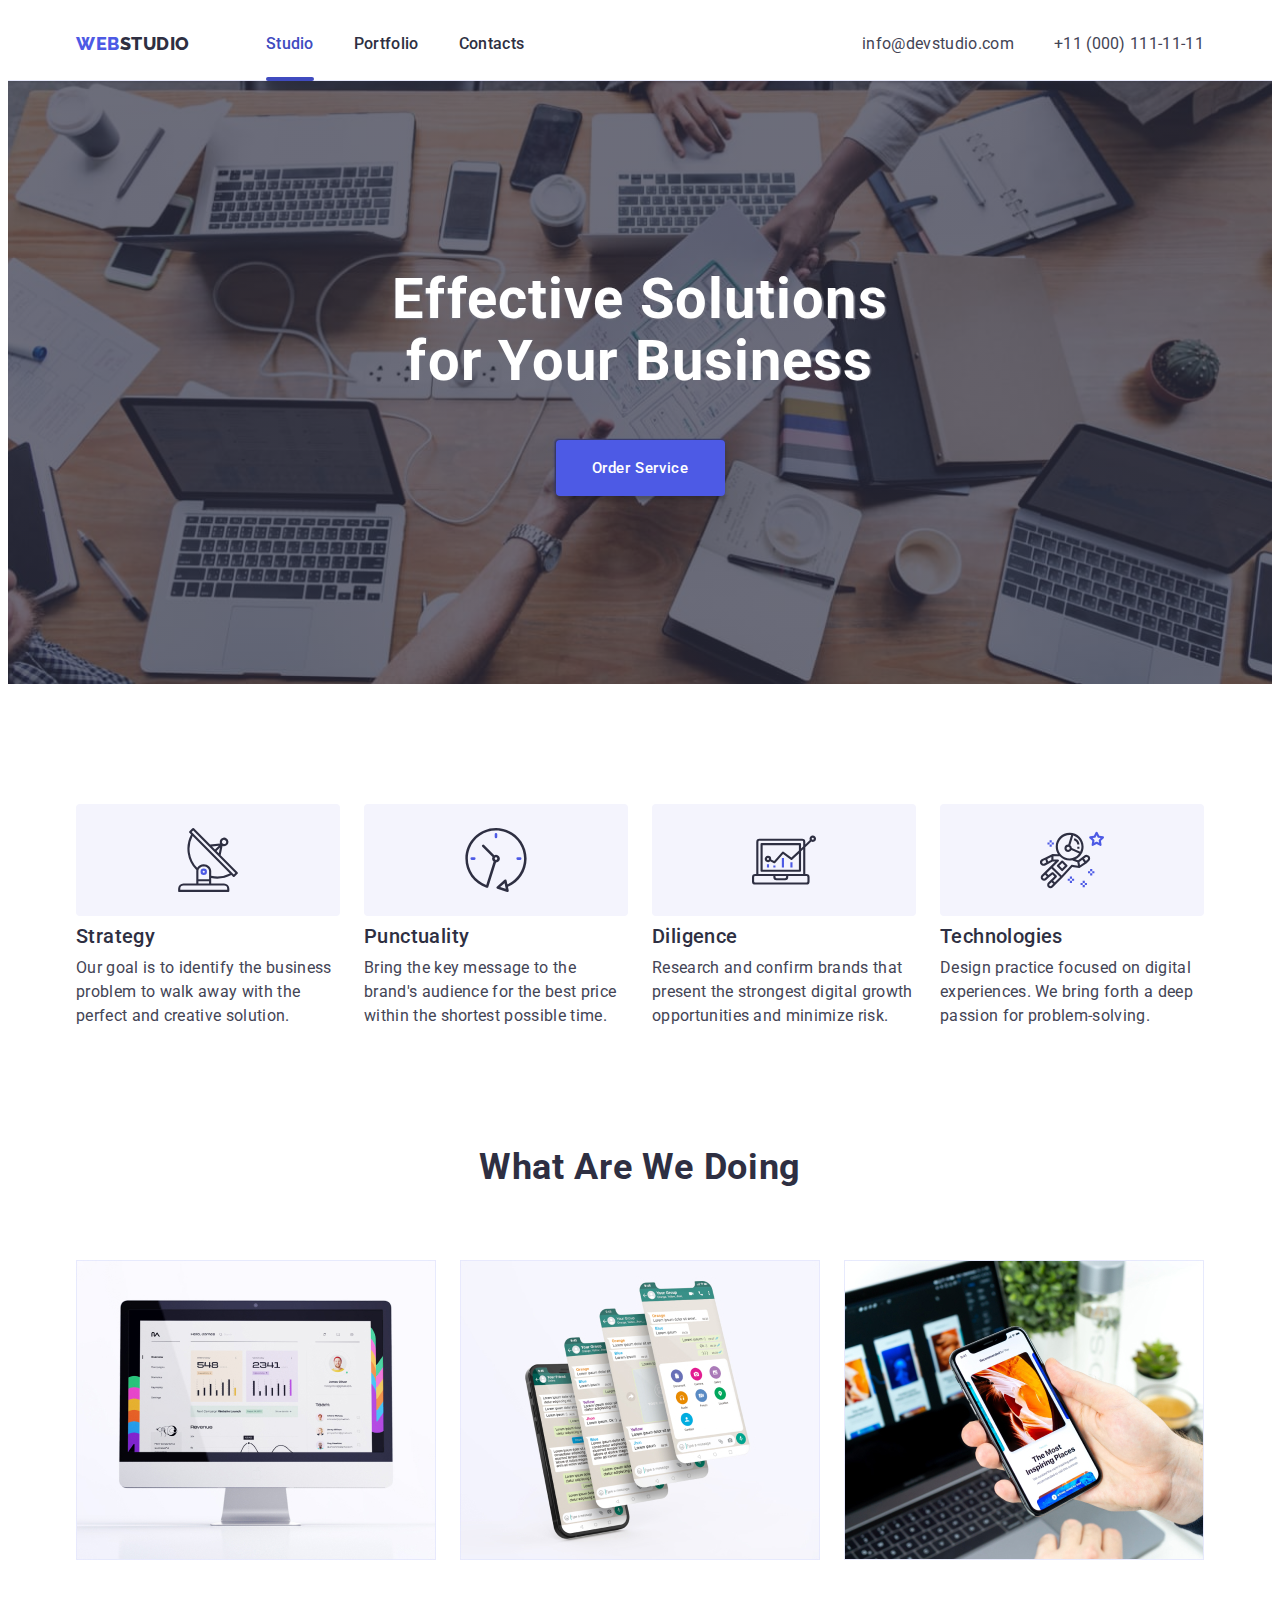
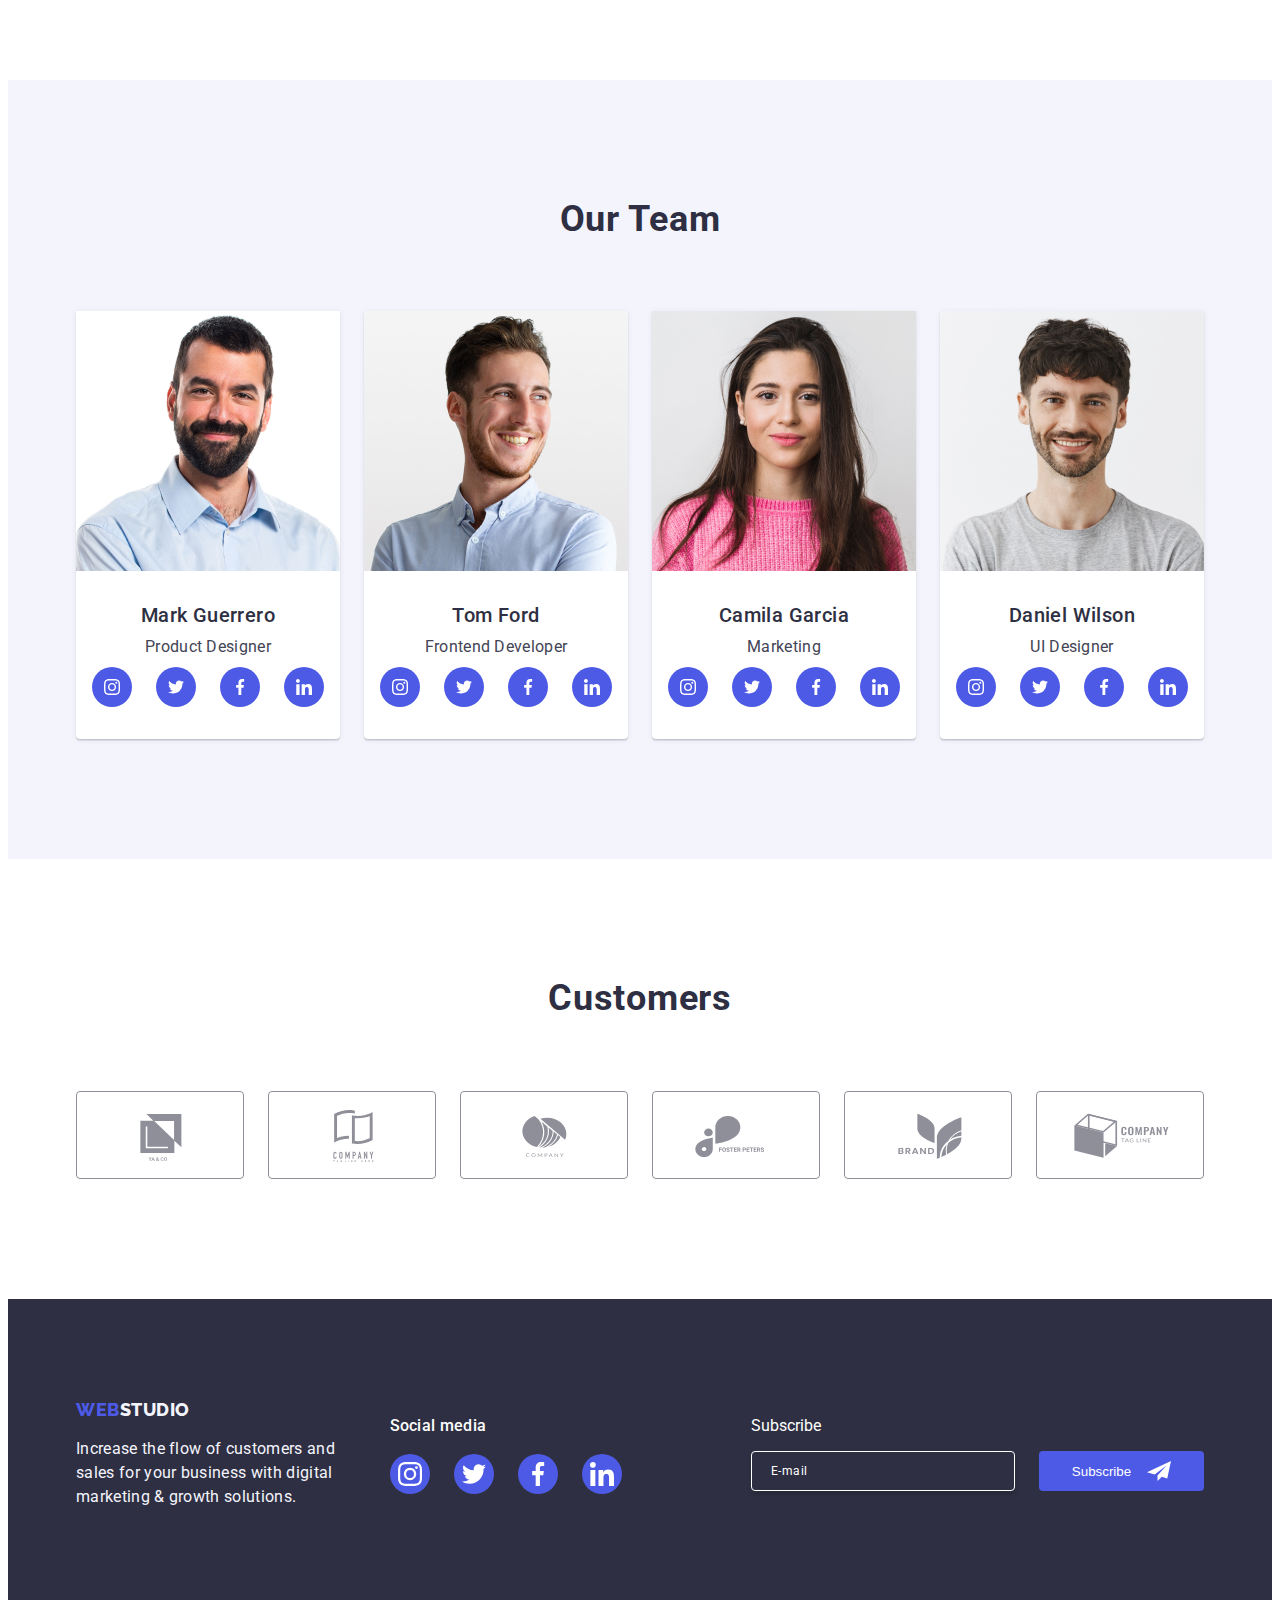
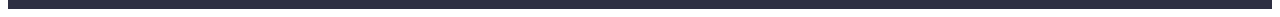
<file: index.html>
<!DOCTYPE html>
<html lang="en">
  <head>
    <meta charset="UTF-8" />
    <meta name="viewport" content="width=device-width, initial-scale=1.0" />
    <title>Document</title>
    <link rel="preconnect" href="https://fonts.googleapis.com" />
    <link rel="preconnect" href="https://fonts.gstatic.com" crossorigin />
    <link
      href="https://fonts.googleapis.com/css2?family=Raleway:wght@700&family=Roboto:wght@400;500;700&display=swap"
      rel="stylesheet"
    />
    <link
      rel="stylesheet"
      href="https://cdnjs.cloudflare.com/ajax/libs/modern-normalize/2.0.0/modern-normalize.min.css"
      integrity="sha512-4xo8blKMVCiXpTaLzQSLSw3KFOVPWhm/TRtuPVc4WG6kUgjH6J03IBuG7JZPkcWMxJ5huwaBpOpnwYElP/m6wg=="
      crossorigin="anonymous"
      referrerpolicy="no-referrer"
    />
    <link
      rel="stylesheet"
      href="https://cdnjs.cloudflare.com/ajax/libs/modern-normalize/2.0.0/modern-normalize.min.css"
      integrity="sha512-4xo8blKMVCiXpTaLzQSLSw3KFOVPWhm/TRtuPVc4WG6kUgjH6J03IBuG7JZPkcWMxJ5huwaBpOpnwYElP/m6wg=="
      crossorigin="anonymous"
      referrerpolicy="no-referrer"
    />
    <link rel="stylesheet" href="./css/style.css" />
  </head>
  <body>
    <header class="header">
      <div class="container header-container">
        <nav class="navigation">
          <a class="logo" href="./index.html"
            >Web<span class="logo-part">Studio</span></a
          >
          <ul class="nav-list">
            <li class="nav-item">
              <a class="nav-link current" href="./index.html">Studio</a>
            </li>
            <li class="nav-item">
              <a class="nav-link" href="./portfolio.html">Portfolio</a>
            </li>
            <li class="nav-item">
              <a class="nav-link" href="#">Contacts</a>
            </li>
          </ul>
        </nav>
        <address class="address">
          <ul class="address-list">
            <li>
              <a class="address-link" href="mailto:info@devstudio.com"
                >info@devstudio.com</a
              >
            </li>
            <li>
              <a class="address-link" href="tel:+110001111111"
                >+11 (000) 111-11-11</a
              >
            </li>
          </ul>
        </address>
      </div>
    </header>

    <main>
      <section class="first-main">
        <div class="container">
          <h1 class="title-main-page">Effective Solutions for Your Business</h1>
          <button class="order-btn" type="button" data-modal-open>
            Order Service
          </button>
        </div>
      </section>

      <section class="features">
        <div class="container container-features">
          <h2 class="visually-hidden">Features</h2>
          <ul class="features-list">
            <li class="features-item">
              <div class="features-icon-wrapper">
                <svg class="icon" width="64" height="64">
                  <use href="./images/icons.svg#icon-antenna"></use>
                </svg>
              </div>
              <h3 class="features-title">Strategy</h3>
              <p class="features-descr">
                Our goal is to identify the business <br />
                problem to walk away with the <br />
                perfect and creative solution.
              </p>
            </li>
            <li class="features-item">
              <div class="features-icon-wrapper">
                <svg class="icon" width="64" height="64">
                  <use href="./images/icons.svg#icon-clock"></use>
                </svg>
              </div>
              <h3 class="features-title">Punctuality</h3>
              <p class="features-descr">
                Bring the key message to the <br />
                brand's audience for the best price <br />
                within the shortest possible time.
              </p>
            </li>
            <li class="features-item">
              <div class="features-icon-wrapper">
                <svg class="icon" width="64" height="64">
                  <use href="./images/icons.svg#icon-diagram"></use>
                </svg>
              </div>
              <h3 class="features-title">Diligence</h3>
              <p class="features-descr">
                Research and confirm brands that <br />
                present the strongest digital growth <br />
                opportunities and minimize risk.
              </p>
            </li>
            <li class="features-item">
              <div class="features-icon-wrapper">
                <svg class="icon" width="64" height="64">
                  <use href="./images/icons.svg#icon-astronaut"></use>
                </svg>
              </div>
              <h3 class="features-title">Technologies</h3>
              <p class="features-descr">
                Design practice focused on digital <br />
                experiences. We bring forth a deep <br />
                passion for problem-solving.
              </p>
            </li>
          </ul>
        </div>
      </section>

      <section class="specifications">
        <div class="container container-specifications">
          <h2 class="specifications-title">What are we doing</h2>
          <ul class="specifications-list">
            <li class="specifications-item">
              <img
                src="./images/main/what_are_we_doing/monitor.jpg"
                alt="monitor"
                width="360"
                height="300"
              />
            </li>
            <li class="specifications-item">
              <img
                src="./images/main/what_are_we_doing/screen.jpg"
                alt="screen"
                width="360"
                height="300"
              />
            </li>
            <li class="specifications-item">
              <img
                src="./images/main/what_are_we_doing/smartphone.jpg"
                alt="smartphone"
                width="360"
                height="300"
              />
            </li>
          </ul>
        </div>
      </section>

      <section class="team">
        <div class="container container-team">
          <h2 class="team-title">Our Team</h2>
          <ul class="team-list">
            <li class="team-item">
              <img
                src="./images/main/team/mark.jpg"
                alt="Mark"
                width="264"
                height="260"
              />
              <div class="team-card">
                <h3 class="team-name">Mark Guerrero</h3>
                <p class="team-role">Product Designer</p>
              </div>
              <ul class="social-list">
                <li class="social-item">
                  <a
                    class="socials-link"
                    href="https://instagram.com"
                    target="_blank"
                    rel="noopener noreferrer"
                    aria-label="Link to instagram.com"
                  >
                    <svg class="social-icon" width="16" height="16">
                      <use href="./images/icons.svg#icon-instagram"></use>
                    </svg>
                  </a>
                </li>
                <li class="social-item">
                  <a
                    class="socials-link"
                    href="https://twitter.com"
                    target="_blank"
                    rel="noopener noreferrer"
                    aria-label="Link to tweeter.com"
                  >
                    <svg class="social-icon" width="16" height="16">
                      <use href="./images/icons.svg#icon-twitter"></use>
                    </svg>
                  </a>
                </li>
                <li class="social-item">
                  <a
                    class="socials-link"
                    href="https://facebook.com"
                    target="_blank"
                    rel="noopener noreferrer"
                    aria-label="Link to facebook.com"
                  >
                    <svg class="social-icon" width="16" height="16">
                      <use href="./images/icons.svg#icon-facebook"></use>
                    </svg>
                  </a>
                </li>
                <li class="social-item">
                  <a
                    class="socials-link"
                    href="https://linkedin.com"
                    target="_blank"
                    rel="noopener noreferrer"
                    aria-label="Link to linkedin.com"
                  >
                    <svg class="social-icon" width="16" height="16">
                      <use href="./images/icons.svg#icon-linkedin"></use>
                    </svg>
                  </a>
                </li>
              </ul>
            </li>
            <li class="team-item">
              <img
                src="./images/main/team/tom.jpg"
                alt="Tom"
                width="264"
                height="260"
              />
              <div class="team-card">
                <h3 class="team-name">Tom Ford</h3>
                <p class="team-role">Frontend Developer</p>
              </div>
              <ul class="social-list">
                <li class="social-item">
                  <a
                    class="socials-link"
                    href="https://instagram.com"
                    target="_blank"
                    rel="noopener noreferrer"
                    aria-label="Link to instagram.com"
                  >
                    <svg class="social-icon" width="16" height="16">
                      <use href="./images/icons.svg#icon-instagram"></use>
                    </svg>
                  </a>
                </li>
                <li class="social-item">
                  <a
                    class="socials-link"
                    href="https://twitter.com"
                    target="_blank"
                    rel="noopener noreferrer"
                    aria-label="Link to tweeter.com"
                  >
                    <svg class="social-icon" width="16" height="16">
                      <use href="./images/icons.svg#icon-twitter"></use>
                    </svg>
                  </a>
                </li>
                <li class="social-item">
                  <a
                    class="socials-link"
                    href="https://facebook.com"
                    target="_blank"
                    rel="noopener noreferrer"
                    aria-label="Link to facebook.com"
                  >
                    <svg class="social-icon" width="16" height="16">
                      <use href="./images/icons.svg#icon-facebook"></use>
                    </svg>
                  </a>
                </li>
                <li class="social-item">
                  <a
                    class="socials-link"
                    href="https://linkedin.com"
                    target="_blank"
                    rel="noopener noreferrer"
                    aria-label="Link to linkedin.com"
                  >
                    <svg class="social-icon" width="16" height="16">
                      <use href="./images/icons.svg#icon-linkedin"></use>
                    </svg>
                  </a>
                </li>
              </ul>
            </li>
            <li class="team-item">
              <img
                src="./images/main/team/camila.jpg"
                alt="Camila"
                width="264"
                height="260"
              />
              <div class="team-card">
                <h3 class="team-name">Camila Garcia</h3>
                <p class="team-role">Marketing</p>
              </div>
              <ul class="social-list">
                <li class="social-item">
                  <a
                    class="socials-link"
                    href="https://instagram.com"
                    target="_blank"
                    rel="noopener noreferrer"
                    aria-label="Link to instagram.com"
                  >
                    <svg class="social-icon" width="16" height="16">
                      <use href="./images/icons.svg#icon-instagram"></use>
                    </svg>
                  </a>
                </li>
                <li class="social-item">
                  <a
                    class="socials-link"
                    href="https://twitter.com"
                    target="_blank"
                    rel="noopener noreferrer"
                    aria-label="Link to tweeter.com"
                  >
                    <svg class="social-icon" width="16" height="16">
                      <use href="./images/icons.svg#icon-twitter"></use>
                    </svg>
                  </a>
                </li>
                <li class="social-item">
                  <a
                    class="socials-link"
                    href="https://facebook.com"
                    target="_blank"
                    rel="noopener noreferrer"
                    aria-label="Link to facebook.com"
                  >
                    <svg class="social-icon" width="16" height="16">
                      <use href="./images/icons.svg#icon-facebook"></use>
                    </svg>
                  </a>
                </li>
                <li class="social-item">
                  <a
                    class="socials-link"
                    href="https://linkedin.com"
                    target="_blank"
                    rel="noopener noreferrer"
                    aria-label="Link to linkedin.com"
                  >
                    <svg class="social-icon" width="16" height="16">
                      <use href="./images/icons.svg#icon-linkedin"></use>
                    </svg>
                  </a>
                </li>
              </ul>
            </li>
            <li class="team-item">
              <img
                src="./images/main/team/daniel.jpg"
                alt="Daniel"
                width="264"
                height="260"
              />
              <div class="team-card">
                <h3 class="team-name">Daniel Wilson</h3>
                <p class="team-role">UI Designer</p>
              </div>
              <ul class="social-list">
                <li class="social-item">
                  <a
                    class="socials-link"
                    href="https://instagram.com"
                    target="_blank"
                    rel="noopener noreferrer"
                    aria-label="Link to instagram.com"
                  >
                    <svg class="social-icon" width="16" height="16">
                      <use href="./images/icons.svg#icon-instagram"></use>
                    </svg>
                  </a>
                </li>
                <li class="social-item">
                  <a
                    class="socials-link"
                    href="https://twitter.com"
                    target="_blank"
                    rel="noopener noreferrer"
                    aria-label="Link to tweeter.com"
                  >
                    <svg class="social-icon" width="16" height="16">
                      <use href="./images/icons.svg#icon-twitter"></use>
                    </svg>
                  </a>
                </li>
                <li class="social-item">
                  <a
                    class="socials-link"
                    href="https://facebook.com"
                    target="_blank"
                    rel="noopener noreferrer"
                    aria-label="Link to facebook.com"
                  >
                    <svg class="social-icon" width="16" height="16">
                      <use href="./images/icons.svg#icon-facebook"></use>
                    </svg>
                  </a>
                </li>
                <li class="social-item">
                  <a
                    class="socials-link"
                    href="https://linkedin.com"
                    target="_blank"
                    rel="noopener noreferrer"
                    aria-label="Link to linkedin.com"
                  >
                    <svg class="social-icon" width="16" height="16">
                      <use href="./images/icons.svg#icon-linkedin"></use>
                    </svg>
                  </a>
                </li>
              </ul>
            </li>
          </ul>
        </div>
      </section>

      <section class="customers">
        <div class="container container-customers">
          <h2 class="customers-title">Customers</h2>
          <ul class="customers-list">
            <li class="customers-item">
              <a class="customers-link" href="#">
                <svg class="customers-icon" width="104" height="56">
                  <use href="./images/icons.svg#icon-Logo-first"></use>
                </svg>
              </a>
            </li>
            <li class="customers-item">
              <a class="customers-link" href="#">
                <svg class="customers-icon" width="104" height="56">
                  <use href="./images/icons.svg#icon-Logo-second"></use>
                </svg>
              </a>
            </li>

            <li class="customers-item">
              <a class="customers-link" href="#">
                <svg class="customers-icon" width="104" height="56">
                  <use href="./images/icons.svg#icon-Logo-third"></use>
                </svg>
              </a>
            </li>
            <li class="customers-item">
              <a class="customers-link" href="#">
                <svg class="customers-icon" width="104" height="56">
                  <use href="./images/icons.svg#icon-Logo-four"></use>
                </svg>
              </a>
            </li>
            <li class="customers-item">
              <a class="customers-link" href="#">
                <svg class="customers-icon" width="104" height="56">
                  <use href="./images/icons.svg#icon-Logo-five"></use>
                </svg>
              </a>
            </li>
            <li class="customers-item">
              <a class="customers-link" href="#">
                <svg class="customers-icon" width="104" height="56">
                  <use href="./images/icons.svg#icon-Logo-six"></use>
                </svg>
              </a>
            </li>
          </ul>
        </div>
      </section>
    </main>

    <footer class="footer">
      <div class="container container-footer">
        <div class="footer-logo">
          <a class="footer-logo" href="./index.html"
            >Web<span class="footer-logo-part">Studio</span></a
          >
          <p class="footer-text">
            Increase the flow of customers and sales for your business with
            digital marketing & growth solutions.
          </p>
        </div>
        <div class="footer-social">
          <h3 class="footer-social-title">Social media</h3>
          <ul class="footer-social-list">
            <li class="footer-social-item">
              <a
                class="footer-socials-link"
                href="https://instagram.com"
                target="_blank"
                rel="noopener noreferrer"
                aria-label="Link to instagram.com"
              >
                <svg class="footer-social-icon" width="24" height="24">
                  <use href="./images/icons.svg#icon-instagram"></use>
                </svg>
              </a>
            </li>
            <li class="footer-social-item">
              <a
                class="footer-socials-link"
                href="https://twitter.com"
                target="_blank"
                rel="noopener noreferrer"
                aria-label="Link to tweeter.com"
              >
                <svg class="footer-social-icon" width="24" height="24">
                  <use href="./images/icons.svg#icon-twitter"></use>
                </svg>
              </a>
            </li>
            <li class="footer-social-item">
              <a
                class="footer-socials-link"
                href="https://facebook.com"
                target="_blank"
                rel="noopener noreferrer"
                aria-label="Link to facebook.com"
              >
                <svg class="footer-social-icon" width="24" height="24">
                  <use href="./images/icons.svg#icon-facebook"></use>
                </svg>
              </a>
            </li>
            <li class="footer-social-item">
              <a
                class="footer-socials-link"
                href="https://linkedin.com"
                target="_blank"
                rel="noopener noreferrer"
                aria-label="Link to linkedin.com"
              >
                <svg class="footer-social-icon" width="24" height="24">
                  <use href="./images/icons.svg#icon-linkedin"></use>
                </svg>
              </a>
            </li>
          </ul>
        </div>
        <div class="footer-form">
          <p class="footer-form-text">Subscribe</p>
          <form class="footer-form-sub" name="subscription">
            <label class="footer-form-field">
              <input
                class="footer-form-input"
                type="email"
                name=""
                placeholder="Enter your email"
              />
              <span class="footer-form-lable">E-mail</span>
            </label>
            <button class="btn subscription-btn" type="submit">
              Subscribe
              <svg class="sumbit-icon" width="24" height="24">
                <use href="/images/icons.svg#send"></use>
              </svg>
            </button>
          </form>
        </div>
      </div>
    </footer>
    <div class="backdrop is-hidden" data-modal>
      <div class="modal">
        <button class="modal-btn" type="button" data-modal-close>
          <svg class="modal-btn-icon" width="8" height="8">
            <use href="./images/icons.svg#close"></use>
          </svg>
        </button>
        <p class="modal-cta">Leave your contacts and we will call you back</p>
        <form
          class="modal-form feedback-form"
          name="feedback"
          autocomplete="off"
        >
          <div class="feedback-form-wrapper">
            <label class="feedback-form-label" for="user_name">Name</label>
            <div class="feedback-form-field">
              <input
                class="feedback-form-input"
                type="text"
                name="user_name"
                id="user_name"
                placeholder="&nbsp;"
                minlength="3"
                required
              />
              <svg class="feedback-form-icon" width="18" height="18">
                <use href="./images/icons.svg#name-back"></use>
              </svg>
            </div>
          </div>
          <div class="feedback-form-wrapper">
            <label class="feedback-form-label" for="user_phone">
              Phone number
            </label>
            <div class="feedback-form-field">
              <input
                class="feedback-form-input"
                type="tel"
                name="user_phone"
                id="user_phone"
                minlength="18"
                maxlength="18"
              />
              <svg class="feedback-form-icon" width="18" height="24">
                <use href="./images/icons.svg#phone-back"></use>
              </svg>
            </div>
          </div>
          <div class="feedback-form-wrapper">
            <label class="feedback-form-label" for="user_email">Email</label>
            <div class="feedback-form-field">
              <input
                class="feedback-form-input"
                type="email"
                name="user_email"
                id="user_email"
                required
                pattern="[a-zA-Z\S]+@[a-zA-Z\S]+\.[a-z]{2,3}$"
                title="Email must contain domen"
              />
              <svg class="feedback-form-icon" width="18" height="24">
                <use href="./images/icons.svg#email-back"></use>
              </svg>
            </div>
          </div>

          <div class="feedback-form-wrapper">
            <label class="feedback-form-label" for="user_msg">Comment</label>
            <textarea
              class="feedback-form-message"
              name="user_msg"
              id="user_msg"
              rows="4"
              placeholder="Text input"
              minlength="10"
              required
            ></textarea>
          </div>

          <div class="feedback-form-agreement">
            <input
              class="visually-hidden"
              type="checkbox"
              name="user_agreement"
              id="user_agreement"
              value="false"
            />

            <label class="feedback-form-agreement-desc" for="user_agreement">
              <span class="feedback-form-checkbox">
                <svg class="feedback-form-checkbox-icon" width="10" height="8">
                  <use href="./images/icons.svg#checkmark"></use>
                </svg>
              </span>

              I accept the terms and conditions of the
              <a
                class="feedback-form-agreement-link"
                href="#"
                target="_blank"
                rel="noopener noreferrer"
              >
                Privacy Policy
              </a>
            </label>
          </div>
          <div class="sumbit-wrapper">
            <button class="btn btn-accent" type="submit">Send</button>
          </div>
        </form>
      </div>
    </div>

    <script src="./js/modal.js"></script>
  </body>
</html>
</file>
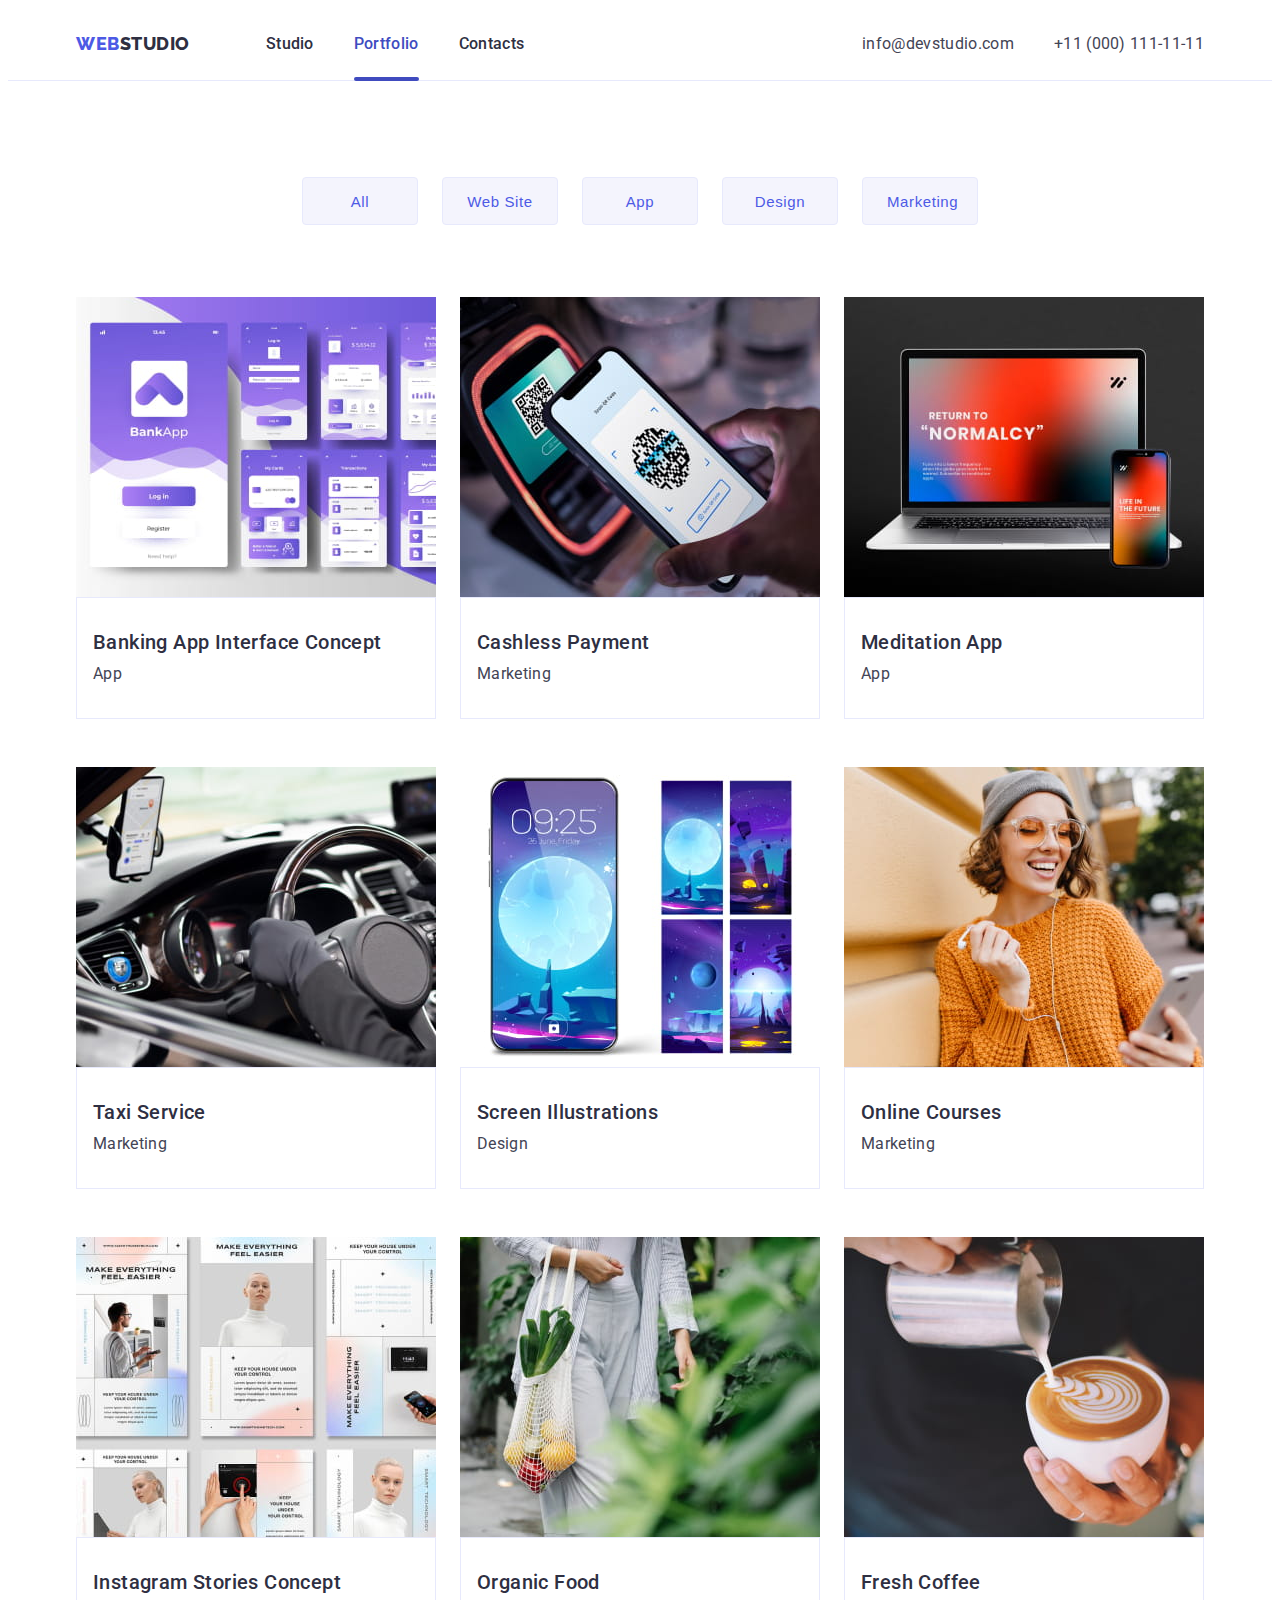
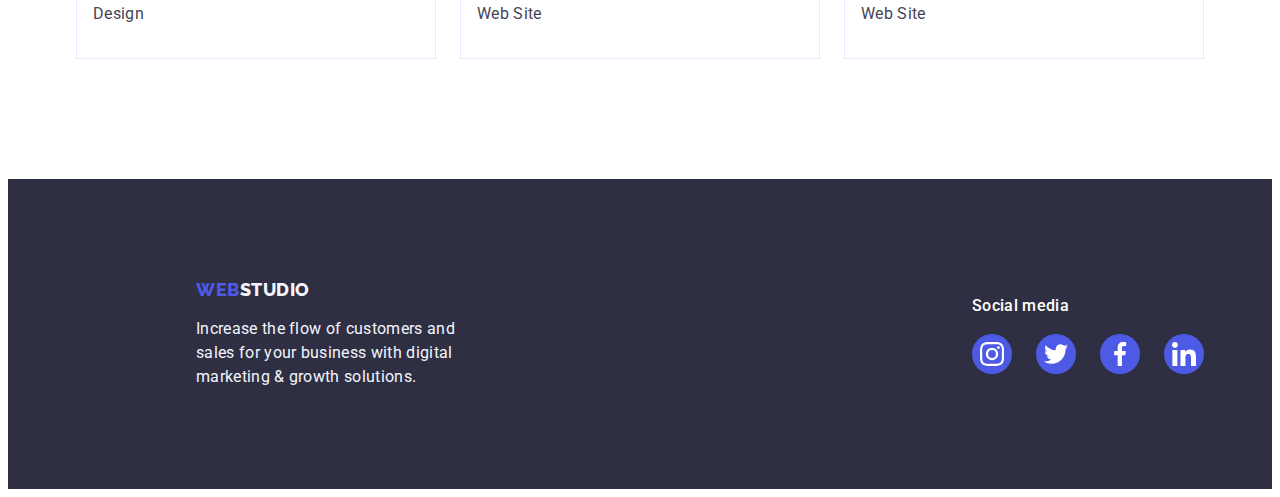
<file: portfolio.html>
<!DOCTYPE html>
<html lang="en">
  <head>
    <meta charset="UTF-8" />
    <meta name="viewport" content="width=device-width, initial-scale=1.0" />
    <title>Document</title>
    <link rel="preconnect" href="https://fonts.googleapis.com" />
    <link rel="preconnect" href="https://fonts.gstatic.com" crossorigin />
    <link
      href="https://fonts.googleapis.com/css2?family=Raleway:wght@700&family=Roboto:wght@400;500;700&display=swap"
      rel="stylesheet"
    />
    <link
      rel="stylesheet"
      href="https://cdnjs.cloudflare.com/ajax/libs/modern-normalize/2.0.0/modern-normalize.min.css"
      integrity="sha512-4xo8blKMVCiXpTaLzQSLSw3KFOVPWhm/TRtuPVc4WG6kUgjH6J03IBuG7JZPkcWMxJ5huwaBpOpnwYElP/m6wg=="
      crossorigin="anonymous"
      referrerpolicy="no-referrer"
    />
    <link
      rel="stylesheet"
      href="https://cdnjs.cloudflare.com/ajax/libs/modern-normalize/2.0.0/modern-normalize.min.css"
      integrity="sha512-4xo8blKMVCiXpTaLzQSLSw3KFOVPWhm/TRtuPVc4WG6kUgjH6J03IBuG7JZPkcWMxJ5huwaBpOpnwYElP/m6wg=="
      crossorigin="anonymous"
      referrerpolicy="no-referrer"
    />
    <link rel="stylesheet" href="./css/style.css" />
  </head>
  <body>
    <header class="header">
      <div class="container header-container">
        <nav class="navigation">
          <a class="logo" href="./index.html"
            >Web<span class="logo-part">Studio</span></a
          >
          <ul class="nav-list">
            <li><a class="nav-link" href="./index.html">Studio</a></li>
            <li>
              <a class="nav-link current" href="./portfolio.html">Portfolio</a>
            </li>
            <li><a class="nav-link" href="#">Contacts</a></li>
          </ul>
        </nav>
        <address class="address">
          <ul class="address-list">
            <li>
              <a class="address-link" href="mailto:info@devstudio.com"
                >info@devstudio.com</a
              >
            </li>
            <li>
              <a class="address-link" href="tel:+110001111111"
                >+11 (000) 111-11-11</a
              >
            </li>
          </ul>
        </address>
      </div>
    </header>
    <main>
      <section class="filter">
        <div class="container container-portfolio">
          <h1 class="visually-hidden">Textcontent Portfolio</h1>
          <ul class="filter-list">
            <li class="filter-item">
              <button type="button" class="filter-btn">All</button>
            </li>
            <li class="filter-item">
              <button type="button" class="filter-btn">Web Site</button>
            </li>
            <li class="filter-item">
              <button type="button" class="filter-btn">App</button>
            </li>
            <li class="filter-item">
              <button type="button" class="filter-btn">Design</button>
            </li>
            <li class="filter-item">
              <button type="button" class="filter-btn">Marketing</button>
            </li>
          </ul>

          <ul class="portfolio-list">
            <li class="portfolio-item">
              <a class="portflio-item-link" href="">
                <div class="portfolio-item-wrapper">
                  <img
                    src="./images/portfolio/row1/interface.jpg"
                    alt="App"
                    width="360"
                    height="300"
                  />
                  <p class="overlay">
                    14 Stylish and User-Friendly App Design Concepts · Task
                    Manager App · Calorie Tracker App · Exotic Fruit Ecommerce
                    App · Cloud Storage App
                  </p>
                </div>

                <div class="item-descr">
                  <h2 class="item-title">Banking App Interface Concept</h2>
                  <p class="item-subtitle">App</p>
                </div>
              </a>
            </li>
            <li class="portfolio-item">
              <a class="portflio-item-link" href="">
                <div class="portfolio-item-wrapper">
                  <img
                    src="./images/portfolio/row1/payment.jpg"
                    alt="App"
                    width="360"
                    height="300"
                  />
                  <p class="overlay">
                    14 Stylish and User-Friendly App Design Concepts · Task
                    Manager App · Calorie Tracker App · Exotic Fruit Ecommerce
                    App · Cloud Storage App
                  </p>
                </div>
                <div class="item-descr">
                  <h2 class="item-title">Cashless Payment</h2>
                  <p class="item-subtitle">Marketing</p>
                </div>
              </a>
            </li>
            <li class="portfolio-item">
              <a class="portflio-item-link" href="">
                <div class="portfolio-item-wrapper">
                  <img
                    src="./images/portfolio/row1/meditation.jpg"
                    alt="App"
                    width="360"
                    height="300"
                  />
                  <p class="overlay">
                    14 Stylish and User-Friendly App Design Concepts · Task
                    Manager App · Calorie Tracker App · Exotic Fruit Ecommerce
                    App · Cloud Storage App
                  </p>
                </div>

                <div class="item-descr">
                  <h2 class="item-title">Meditation App</h2>
                  <p class="item-subtitle">App</p>
                </div>
              </a>
            </li>
            <li class="portfolio-item">
              <a class="portflio-item-link" href="">
                <div class="portfolio-item-wrapper">
                  <img
                    src="./images/portfolio/row2/taxi.jpg"
                    alt="Marketing"
                    width="360"
                    height="300"
                  />
                  <p class="overlay">
                    14 Stylish and User-Friendly App Design Concepts · Task
                    Manager App · Calorie Tracker App · Exotic Fruit Ecommerce
                    App · Cloud Storage App
                  </p>
                </div>

                <div class="item-descr">
                  <h2 class="item-title">Taxi Service</h2>
                  <p class="item-subtitle">Marketing</p>
                </div>
              </a>
            </li>
            <li class="portfolio-item">
              <a class="portflio-item-link" href="">
                <div class="portfolio-item-wrapper">
                  <img
                    src="./images/portfolio/row2/illustrations.jpg"
                    alt="Design"
                    width="360"
                    height="300"
                  />
                  <p class="overlay">
                    14 Stylish and User-Friendly App Design Concepts · Task
                    Manager App · Calorie Tracker App · Exotic Fruit Ecommerce
                    App · Cloud Storage App
                  </p>
                </div>

                <div class="item-descr">
                  <h2 class="item-title">Screen Illustrations</h2>
                  <p class="item-subtitle">Design</p>
                </div>
              </a>
            </li>
            <li class="portfolio-item">
              <a class="portflio-item-link" href="">
                <div class="portfolio-item-wrapper">
                  <img
                    src="./images/portfolio/row2/courses.jpg"
                    alt="Marketing"
                    width="360"
                    height="300"
                  />
                  <p class="overlay">
                    14 Stylish and User-Friendly App Design Concepts · Task
                    Manager App · Calorie Tracker App · Exotic Fruit Ecommerce
                    App · Cloud Storage App
                  </p>
                </div>

                <div class="item-descr">
                  <h2 class="item-title">Online Courses</h2>
                  <p class="item-subtitle">Marketing</p>
                </div>
              </a>
            </li>
            <li class="portfolio-item">
              <a class="portflio-item-link" href="">
                <div class="portfolio-item-wrapper">
                  <img
                    src="./images/portfolio/row3/stories.jpg"
                    alt="Design"
                    width="360"
                    height="300"
                  />
                  <p class="overlay">
                    14 Stylish and User-Friendly App Design Concepts · Task
                    Manager App · Calorie Tracker App · Exotic Fruit Ecommerce
                    App · Cloud Storage App
                  </p>
                </div>

                <div class="item-descr">
                  <h2 class="item-title">Instagram Stories Concept</h2>
                  <p class="item-subtitle">Design</p>
                </div>
              </a>
            </li>
            <li class="portfolio-item">
              <a class="portflio-item-link" href="">
                <div class="portfolio-item-wrapper">
                  <img
                    src="./images/portfolio/row3/organic.jpg"
                    alt="Web Site"
                    width="360"
                    height="300"
                  />
                  <p class="overlay">
                    14 Stylish and User-Friendly App Design Concepts · Task
                    Manager App · Calorie Tracker App · Exotic Fruit Ecommerce
                    App · Cloud Storage App
                  </p>
                </div>

                <div class="item-descr">
                  <h2 class="item-title">Organic Food</h2>
                  <p class="item-subtitle">Web Site</p>
                </div>
              </a>
            </li>
            <li class="portfolio-item">
              <a class="portflio-item-link" href="">
                <div class="portfolio-item-wrapper">
                  <img
                    src="./images/portfolio/row3/coffee.jpg"
                    alt="Web Site"
                    width="360"
                    height="300"
                  />
                  <p class="overlay">
                    14 Stylish and User-Friendly App Design Concepts · Task
                    Manager App · Calorie Tracker App · Exotic Fruit Ecommerce
                    App · Cloud Storage App
                  </p>
                </div>

                <div class="item-descr">
                  <h2 class="item-title">Fresh Coffee</h2>
                  <p class="item-subtitle">Web Site</p>
                </div>
              </a>
            </li>
          </ul>
        </div>
      </section>
    </main>

    <footer class="footer">
      <div class="container container-footer">
        <div class="footer-logo-text">
          <a class="footer-logo" href="./index.html"
            >Web<span class="footer-logo-part">Studio</span></a
          >
          <p class="footer-text">
            Increase the flow of customers and sales for your business with
            digital marketing & growth solutions.
          </p>
        </div>
        <div class="footer-social">
          <h3 class="footer-social-title">Social media</h3>
          <ul class="footer-social-list">
            <li class="footer-social-item">
              <a
                class="footer-socials-link"
                href="https://instagram.com"
                target="_blank"
                rel="noopener noreferrer"
                aria-label="Link to instagram.com"
              >
                <svg class="footer-social-icon" width="24" height="24">
                  <use href="./images/icons.svg#icon-instagram"></use>
                </svg>
              </a>
            </li>
            <li class="footer-social-item">
              <a
                class="footer-socials-link"
                href="https://twitter.com"
                target="_blank"
                rel="noopener noreferrer"
                aria-label="Link to tweeter.com"
              >
                <svg class="footer-social-icon" width="24" height="24">
                  <use href="./images/icons.svg#icon-twitter"></use>
                </svg>
              </a>
            </li>
            <li class="footer-social-item">
              <a
                class="footer-socials-link"
                href="https://facebook.com"
                target="_blank"
                rel="noopener noreferrer"
                aria-label="Link to facebook.com"
              >
                <svg class="footer-social-icon" width="24" height="24">
                  <use href="./images/icons.svg#icon-facebook"></use>
                </svg>
              </a>
            </li>
            <li class="footer-social-item">
              <a
                class="footer-socials-link"
                href="https://linkedin.com"
                target="_blank"
                rel="noopener noreferrer"
                aria-label="Link to linkedin.com"
              >
                <svg class="footer-social-icon" width="24" height="24">
                  <use href="./images/icons.svg#icon-linkedin"></use>
                </svg>
              </a>
            </li>
          </ul>
        </div>
      </div>
    </footer>
  </body>
</html>
</file>
<file: css/style.css>
/* #region Variables */
:root {
	--iris: #4d5ae5;
	--ocean: #404bbf;
	--navy-blue: #2e2f42;
	--green: #31d0aa;
	--slate: #434455;
	--light-slate: #8e8f99;
	--cornflower: #e7e9fc;
	--cloud: #f4f4fd;
	--navy-blue-modal: rgba(46, 47, 66, 0.4);
	--grey: rgba(46, 47, 66, 0.7);
	--white: #fff;
	--dairy: #fcfcfc;
	--font-family: "Roboto", sans-serif;
	--second-family: "Raleway", sans-serif;
	--trns-slow: 600ms ease-out;
	--trns-fast: 300ms ease-in;
}
/* #endregion */

/* #region Base */
*,
*::before,
*::after {
	box-sizing: border-box;
}

img {
	display: block;
	max-width: 100%;
}

a {
	text-decoration: none;
}

body {
	font-family: var(--font-family);
	color: var(--navy-blue);
}

ul, ol {
	list-style-type: none;
	margin: 0;
	padding: 0;
}

h1, h2, h3, h4, h5, h6, p {
	margin-top: 0;
	margin-bottom: 0;
}

.container { 
	width: 1158px;
	padding: 0 15px;
	margin: 0 auto;
}
/* #endregion */

/* #region Logo */
.logo {
	margin-right: 76px;
	font-family: var(--second-family);
	font-weight: 800;
	font-size: 18px;
	line-height: 1.2;
	letter-spacing: 0.03em;
	text-transform: uppercase;
	color: var(--iris);
}

.logo-part {
	color: var(--navy-blue);
}

.footer-logo-text {
	display: inline-block;
	margin-left: 120px;
	
}

.footer-logo {
	font-family: var(--second-family);
	font-weight: 800;
	font-size: 18px;
	line-height: 1.2;
	letter-spacing: 0.03em;
	text-transform: uppercase;
	color: var(--iris);
}

.footer-logo-part {
	color: var(--cloud);
}

/* #endregion */

/* #region Footer */
.footer {
	display: flex;
	background-color: var(--navy-blue);
	background-size: 1440px;
	padding: 100px 0;
}

.container-footer {
	display: flex;
	justify-content: space-between;
	align-items: center;
}


.footer-text {
	margin-top: 16px;
	width: 264px;
	font-family: var(--font-family);
	font-weight: 400;
	font-size: 16px;
	line-height: 1.5;
	letter-spacing: 0.32px;
	color: var(--cloud);
	text-transform: none;
}

.footer-social-title {
	display: flex;
	margin-bottom: 16px;
	color: var(--WHITE, #FFF);
	font-size: 16px;
	font-style: normal;
	font-weight: 500;
	line-height: 1.5;
	letter-spacing: 0.32px;
}

.footer-social-list {
    display: flex;
    justify-content: center;
    align-items: center;
    gap: 24px;
}

.footer-socials-link {
	display: flex;
	justify-content: center;
	align-items: center;
	width: 100%;
	background-color: var(--IRIS, #4D5AE5);
	border-radius: 50%;
	width: 40px;
	height: 40px;
	transition: var(--trns-fast);
}

.footer-socials-link:hover,
.footer-socials-link:focus {
	background-color: var(--GREEN, #31D0AA);
}

.footer-social-icon {
	fill: white;
}

.footer-form {
	margin-left: 80px;
}

.footer-form-text {
	color: var(--white);
	margin-bottom: 16px;
}
.footer-form-sub {
	display: flex;
    align-items: center;
	gap: 24px;
}
.footer-form-field {
	position: relative;
	max-width: 264px;
	width: 100%;
}

.footer-form-input {
	width: 264px;
	height: 40px;
	padding: 8px 16px;
	border-radius: 4px;
	border: 1px solid var(--WHITE, #FFF);
	box-shadow: 0px 4px 4px 0px rgba(0, 0, 0, 0.15);
	outline: transparent;
	background-color: transparent;
	color: var(--white);
}

.footer-form-lable {
	position: absolute;
	top: 50%;
	left: 16px;
	padding: 0 4px;
	background-color: var(--navy-blue);
	transform: translateY(-50%);
	color: var(--white);
	font-size: 12px;
	line-height: 2;
	letter-spacing: 0.48px;
	transition: var(--trns-fast);
}

.footer-form-input:focus + .footer-form-lable,
.footer-form-input:not(:placeholder-shown) + .footer-form-lable {
	transform: translateY(-135%);
}

.footer-form-input::placeholder {
	opacity: 0;
	transition: opacity 200ms ease-in 0s;
}

.footer-form-input:focus::placeholder {
	opacity: 1;
	transition-delay: 300ms;
}

/* #endregion */

/* #region Button */
.subscription-btn {
	display: inline-flex;
	padding: 8px 24px;
	justify-content: center;
	align-items: center;
	width: 165px;
	height: 40px;
	gap: 16px;
	border: none;
	border-radius: 4px;
	background: var(--IRIS, #4D5AE5);
	color: var(--white);
	fill: var(--white);
}

.subscription-btn:hover,
.subscription-btn:focus {
	background: var(--ocean);
}

.order-btn {
	/* button */
	border: none;
	border-radius: 4px;
	padding: 16px 32px;
	width: 169px;
	height: 56px;
	box-shadow: 0 4px 4px 0 rgba(0, 0, 0, 0.15);
	background: var(--iris);
	cursor: pointer;
	/* text */
	font-family: var(--font-family);
	font-weight: 500;
	font-size: 15px;
	line-height: 1.5;
	letter-spacing: 0.04em;
	color: var(--white);	
}

.order-btn:hover,
.order-btn:focus {
	background: var(--ocean);
}

.filter-btn {
	/*button*/border: 1px solid var(--cornflower);
	border-radius: 4px;
	padding: 12px 24px;
	width: 116px;
	height: 48px;
	background: var(--cloud);
	cursor: pointer;
	transition: var(--trns-fast);
	/*Text*/font-weight: 500;
	font-size: 15px;
	line-height: 1.6;
	letter-spacing: 0.04em;
	text-align: center;
	color: var(--iris);
}

.filter-btn:hover,
.filter-btn:focus {
	box-shadow: 0 2px 2px 0 rgba(0, 0, 0, 0.12), 0 2px 1px 0 rgba(0, 0, 0, 0.08), 0 3px 1px 0 rgba(0, 0, 0, 0.1);
	background: var(--ocean);
	color: var(--white);
}

.modal-btn {
	position: absolute;
	width: 24px;
	height: 24px;
	top: 24px;
	right: 24px;
	display: flex;
	justify-content: center;
	align-items:center;
	padding: 0;
	background-color: transparent;
	border: solid 1px rgba(0, 0, 0, 0.10);
	border-radius: 50%;
	background: var(--CORNFLOWER, #E7E9FC);
	fill: var(--navy-blue);
	cursor: pointer;
	transition: var(--trns-fast);
}

.modal-btn:hover,
.modal-btn:focus {
	background: var(--OCEAN, #404BBF);
	fill: var(--white);
}

.modal-btn-icon {
}

.sumbit-wrapper {
	display: flex;
	justify-content: center;
}

.btn-accent {
	/* button */
	border: none;
	border-radius: 4px;
	padding: 16px 32px;
	width: 169px;
	height: 56px;
	box-shadow: 0 4px 4px 0 rgba(0, 0, 0, 0.15);
	background: var(--iris);
	cursor: pointer;
	/* text */
	font-family: var(--font-family);
	font-weight: 500;
	font-size: 15px;
	line-height: 1.5;
	letter-spacing: 0.04em;
	color: var(--white);
}

.btn-accent:hover,
.btn-accent:focus {
	background: var(--ocean);
}
/* #endregion */

/* #region Header */
.header {
	border-bottom: 1px solid var(--CORNFLOWER, #E7E9FC);
}

.header-container {
	display: flex;
	align-items: center;
}

.navigation {
	display: flex;
	align-items: center;
}

.nav-list {
	display: flex;
	gap: 40px;
}

.nav-link {
	position: relative;
	display: block;
	padding: 24px 0;
	font-weight: 500;
	font-size: 16px;
	line-height: 1.5;
	letter-spacing: 0.02em;
	text-transform: capitalize;
	color: var(--navy-blue);
}

.current.nav-link {
	color: var(--ocean);
}

.current.nav-link::after {
	position: absolute;
	left: 0;
	bottom: -1px;
	content: "";
	display: block;
	margin: 0 auto;
	width: 100%;
	height: 4px;
	border-radius: 2px;
	background: var(--OCEAN, #404BBF);
}

.nav-link:hover,
.nav-link:focus {
	color: var(--ocean);
}

.address {
	font-style: normal;
	margin-left: auto;
}

.address-list {
	display: flex;
	gap: 40px;
}

.address-link {
	display: block;
	padding: 24px 0;
	font-size: 16px;
	line-height: 1.5;
	letter-spacing: 0.02em;
	text-transform: lowercase;
	color: var(--slate);
}

.address-link:hover, 
.address-link:focus {
	color: var(--iris);
}
/* #endregion */

/* #region First Main */
.first-main {
	max-width: 1440px;
	margin: 0 auto;
	padding: 188px 0;
	background-color: var(--navy-blue);
	background-image: linear-gradient(rgba(46, 47, 66, 0.7), 
	rgba(46, 47, 66, 0.7)), url(../images/main/main_bg.jpg);
	background-repeat: no-repeat;
	background-size: cover;
	background-position: center;
	text-align: center;
}

.title-main-page {
	margin-bottom: 48px;
	margin-left: auto;
	margin-right: auto;
	max-width: 498px;
	font-weight: 700;
	font-size: 56px;
	line-height: 1.1;
	letter-spacing: 0.02em;
	text-align: center;
	color: var(--white);
}


.visually-hidden {
	position: absolute;
	width: 1px;
	height: 1px;
	margin: -1px;
	border: 0;
	padding: 0;
	white-space: nowrap;
	clip-path: inset(100%);
	clip: rect(0 0 0 0);
	overflow: hidden;
}
/* #endregion */

/* #region Features */
.features {
	padding: 120px 0;
}

.features-list {
	display: flex;
	gap: 24px;
}

.features-item {
	
	flex-basis: calc(100% - 24px / 4);
}

.features-icon-wrapper {
	display: flex;
	position: relative;
    justify-content: center;
    align-items: center;
    width: 264px;
    height: 112px;
    background: #F4F4FD;
    border-radius: 4px;
    margin-bottom: 8px;
}

.features-title {
	font-weight: 500;
	font-size: 20px;
	line-height: 1.2;
	letter-spacing: 0.02em;
	margin-bottom: 8px;
}

.features-descr {
	font-weight: 400;
	font-size: 16px;
	line-height: 1.5;
	letter-spacing: 0.02em;
	color: var(--slate);
}

/* #endregion */

/* #region Specifications */
.specifications {
	padding-bottom: 120px;
}

.specifications-title {
	margin-bottom: 72px;
	font-weight: 700;
	font-size: 36px;
	line-height: 1.1;
	letter-spacing: 0.02em;
	text-transform: capitalize;
	text-align: center;
}

.specifications-list {
	display: flex;
	gap: 24px;
}

.specifications-item {
	flex-basis: calc(100% - 24px / 3);
}
/* #endregion */

/* #region Team */
.team {
	background: var(--CLOUD, #F4F4FD);
	background-size: 1440px;
	padding: 120px 0;
}

.team-title {
	margin-bottom: 72px;
	font-weight: 700;
	font-size: 36px;
	line-height: 1.1;
	letter-spacing: 0.02em;
	text-transform: capitalize;
	text-align: center;
}

.team-list {
	display: flex;
	gap: 24px;
}

.team-item {
	flex-basis: calc(100% - 24px / 4);
	border-radius: 0px 0px 4px 4px;
	background: var(--WHITE, #FFF);
	box-shadow: 0px 1px 6px 0px rgba(46, 47, 66, 0.08), 0px 1px 1px 0px rgba(46, 47, 66, 0.16), 0px 2px 1px 0px rgba(46, 47, 66, 0.08);
}

.team-card {
	padding: 32px 0 8px 0;
}

.team-name {
	margin-bottom: 8px;
	font-weight: 500;
	font-size: 20px;
	line-height: 1.2;
	letter-spacing: 0.02em;
	text-align: center;
}

.team-role {
	font-weight: 400;
	font-size: 16px;
	line-height: 1.5;
	letter-spacing: 0.02em;
	text-align: center;
	color: var(--slate);
}
.social-list {
	padding-bottom: 32px;
    display: flex;
    justify-content: center;
    align-items: center;
    gap: 24px;
}

.socials-link {
	display: flex;
	justify-content: center;
	align-items: center;
	width: 100%;
	background-color: var(--IRIS, #4D5AE5);
	border-radius: 50%;
	width: 40px;
	height: 40px;
	transition: var(--trns-fast);
}

.socials-link:hover,
.socials-link:focus {
	background-color: var(--ocean);
}

.social-icon {
	fill: white;
}
/* #endregion */

/* #region Customers */
.customers {
	padding: 120px 0;
}

.customers-title {
	margin-bottom: 72px;
	font-weight: 700;
	font-size: 36px;
	line-height: 1.1;
	letter-spacing: 0.02em;
	text-transform: capitalize;
	text-align: center;
}

.customers-list {
	display: flex;
	justify-content: center;
	gap: 24px;
}

.customers-item {
	display: flex;
	justify-content: center;
	align-items: center;
	width: 100%;
	height: 88px;
	border-radius: 4px;
	border: 1px solid var(--LIGHT-SLATE, #8E8F99);
	transition: border-color var(--trns-fast);
}

.customers-link {
	display: flex;
	justify-content: center;
	align-items: center;
	width: 100%;
	height: 100%;
}

.customers-icon {
	fill: var(--light-slate);
	transition: fill var(--trns-fast);
}
.customers-item:hover,
.customers-item:focus-within {
	border-color: var(--OCEAN, #404BBF);
	fill: var(--OCEAN, #404BBF);
}

.customers-item:hover .customers-icon,
.customers-item:focus-within .customers-icon {
	fill: var(--OCEAN, #404BBF);
}

.customers-item:hover .customers-link,
.customers-item:focus-within .customers-link {
	color: var(--OCEAN, #404BBF);
}
/* #endregion */

/* #region Filter */
.filter {
	margin-top: 96px;
	margin-bottom: 120px;
}

.filter-list {
	display: flex;
    align-items: flex-start;
    gap: 24px;
    margin-bottom: 72px;
    flex-wrap: nowrap;
    justify-content: center;
	margin-bottom: 72px;
}

.filter-item {
}
/* #endregion */

/* #region Portfolio */
.portfolio-list {
	display: flex;
	row-gap: 48px;
	column-gap: 24px;
    flex-direction: row;
    flex-wrap: wrap;
    align-content: center;
    justify-content: space-around;
    align-items: center;
}

.portfolio-item-wrapper {
	position: relative;
	overflow: hidden;
}

.overlay {
	position: absolute;
	padding: 40px 32px;
	width: 100%;
	height: 100%;
	top: 0;
	left: 0;
	color: var(--CLOUD, #F4F4FD);
	font-size: 16px;
	font-style: normal;
	font-weight: 400;
	line-height: 1.5;
	letter-spacing: 0.32px;
	background: var(--IRIS, #4D5AE5);
	transform: translateY(100%);
	transition: var(--trns-slow);
	transition-property: transform;
}

.portfolio-item:hover .overlay, 
.portfolio-item:focus-within .overlay {
	transform: translateY(0);
}

.item-descr {
	padding: 32px 16px;
	border: 1px solid var(--CORNFLOWER, #E7E9FC);
	background: var(--WHITE, #FFF);
}

.item-title {
	font-weight: 500;
	font-size: 20px;
	line-height: 1.2;
	letter-spacing: 0.02em;
	color: var(--navy-blue);
	margin-bottom: 8px;
}

.item-subtitle {
	font-weight: 400;
	font-size: 16px;
	line-height: 1.5;
	letter-spacing: 0.02em;
	color: var(--slate);
}
/* #endregion */

/* #region Backdrop */
.backdrop {
	position: fixed;
	inset: 0;
	background: var(--NAVY-BLUE-modal, rgba(46, 47, 66, 0.40));
	backdrop-filter: blur(2px);
	transition: var(--trns-slow);
	transition-property: opacity, visibility;
	transition-delay: 0ms
}

.backdrop.is-hidden {
	opacity: 0;
	visibility: hidden;
	pointer-events: none;
	transition-delay: 500ms;
}
/* #endregion */

/* #region Modal window*/
.modal {
	padding: 24px;
	position: absolute;
	top: 50%;
	left: 50%;
	transform: translateX(-50%) translateY(-50%) scale(1);
	width: 408px;
	min-height: 584px;
	border-radius: 4px;
	background-color: var(--DAIRY, #FCFCFC);
	box-shadow: 0px 1px 1px 0px rgba(0, 0, 0, 0.14), 0px 1px 3px 0px rgba(0, 0, 0, 0.12), 0px 2px 1px 0px rgba(0, 0, 0, 0.20);
	transition-duration: 300ms;
	transition-timing-function: cubic-bezier(0.445, 0.05, 0.55, 0.95);
	transition-property: transform, opacity;
	transition-delay: 600ms;
}

.modal-cta {
	display: flex;
	justify-content: center;
	margin-top: 48px;
	margin-bottom: 16px;
}

.backdrop.is-hidden .modal{
	transform: translateX(-50%) translateY(-50%) scale(0.3);
	opacity: 0;
	transition-delay: 0ms;
}
/* #endregion */

/* #region Feedback-form */
.feedback-form {
}
.feedback-form-wrapper {
	margin-bottom: 8px;
}
.feedback-form-label {
	font-size: 12px;
	letter-spacing: 0.48px;
	color: var(--light-slate);
}
.feedback-form-field {
	position: relative;
	margin-top: 4px;
}
.feedback-form-input {
	width: 100%;
	height: 40px;
	padding: 11px 38px;
	font-size: 18px;
	line-height: 1.16;
	letter-spacing: 0.48px;
	color: var(--navy-blue);
	border-radius: 4px;
	border: 1px solid var(--navy-blue-modal);
	outline: transparent;
	box-shadow: 0px 6px 6px 0px rgba(0, 0, 0, 0.03);
	transition: var(--trns-fast);
}
.feedback-form-input:focus {
	border-color: var(--iris);
}
.feedback-form-icon {
	position: absolute;
	top: 50%;
	left: 16px;
	transform: translateY(-50%);
	fill: none;
	stroke: var(--navy-blue);
	pointer-events: none;
	transition: var(--trns-fast);
	fill: var(--navy-blue);
}
.feedback-form-input:focus + .feedback-form-icon {
	fill: var(--iris);
}
.feedback-form-message {
	width: 100%;
	height: 120px;
	padding: 8px 16px;
	margin-top: 4px;
	margin-bottom: 8px;
	font-size: 12px;
	line-height: 1.16;
	letter-spacing: 0.48px;
	border-radius: 4px;
	border: 1px solid var(--navy-blue-modal);
	outline: transparent;
	resize: none;
}
.feedback-form-message:focus {
	border-color: var(--iris);
}
.feedback-form-message::placeholder {
	color: var(--navy-blue-modal);
}
.feedback-form-agreement {
	margin-bottom: 24px;
}
.feedback-form-agreement-desc {
	font-size: 14px;
	line-height: 1.21;
	letter-spacing: -0.02em;
	color: var(--navy-blue);
}
.feedback-form-agreement-link {
	color: var(--iris);
	text-decoration: underline;
	text-decoration-skip-ink: none;
}
/* #endregion */

/* #region Checkbox */
.feedback-form-checkbox {
	display: inline-flex;
	align-items: center;
	justify-content: center;
	width: 16px;
	height: 16px;
	margin-right: 8px;
	border-radius: 2px;
	border: 1px solid var(--navy-blue-modal);
	cursor: pointer;
	transition: var(--trns-fast);
}
input[type='checkbox']:checked
+ .feedback-form-agreement-desc
> .feedback-form-checkbox {
	border-color: transparent;
	background-color: var(--iris);
}
.feedback-form-checkbox-icon {
	transform: scale(0.25);
	fill: transparent;
	transition: 500ms cubic-bezier(0.68, -0.55, 0.27, 1.55);
}
input[type='checkbox']:checked
+ .feedback-form-agreement-desc
> .feedback-form-checkbox
> .feedback-form-checkbox-icon {
	fill: var(--white);
	transform: scale(1);
}

/* #endregion */
</file>
